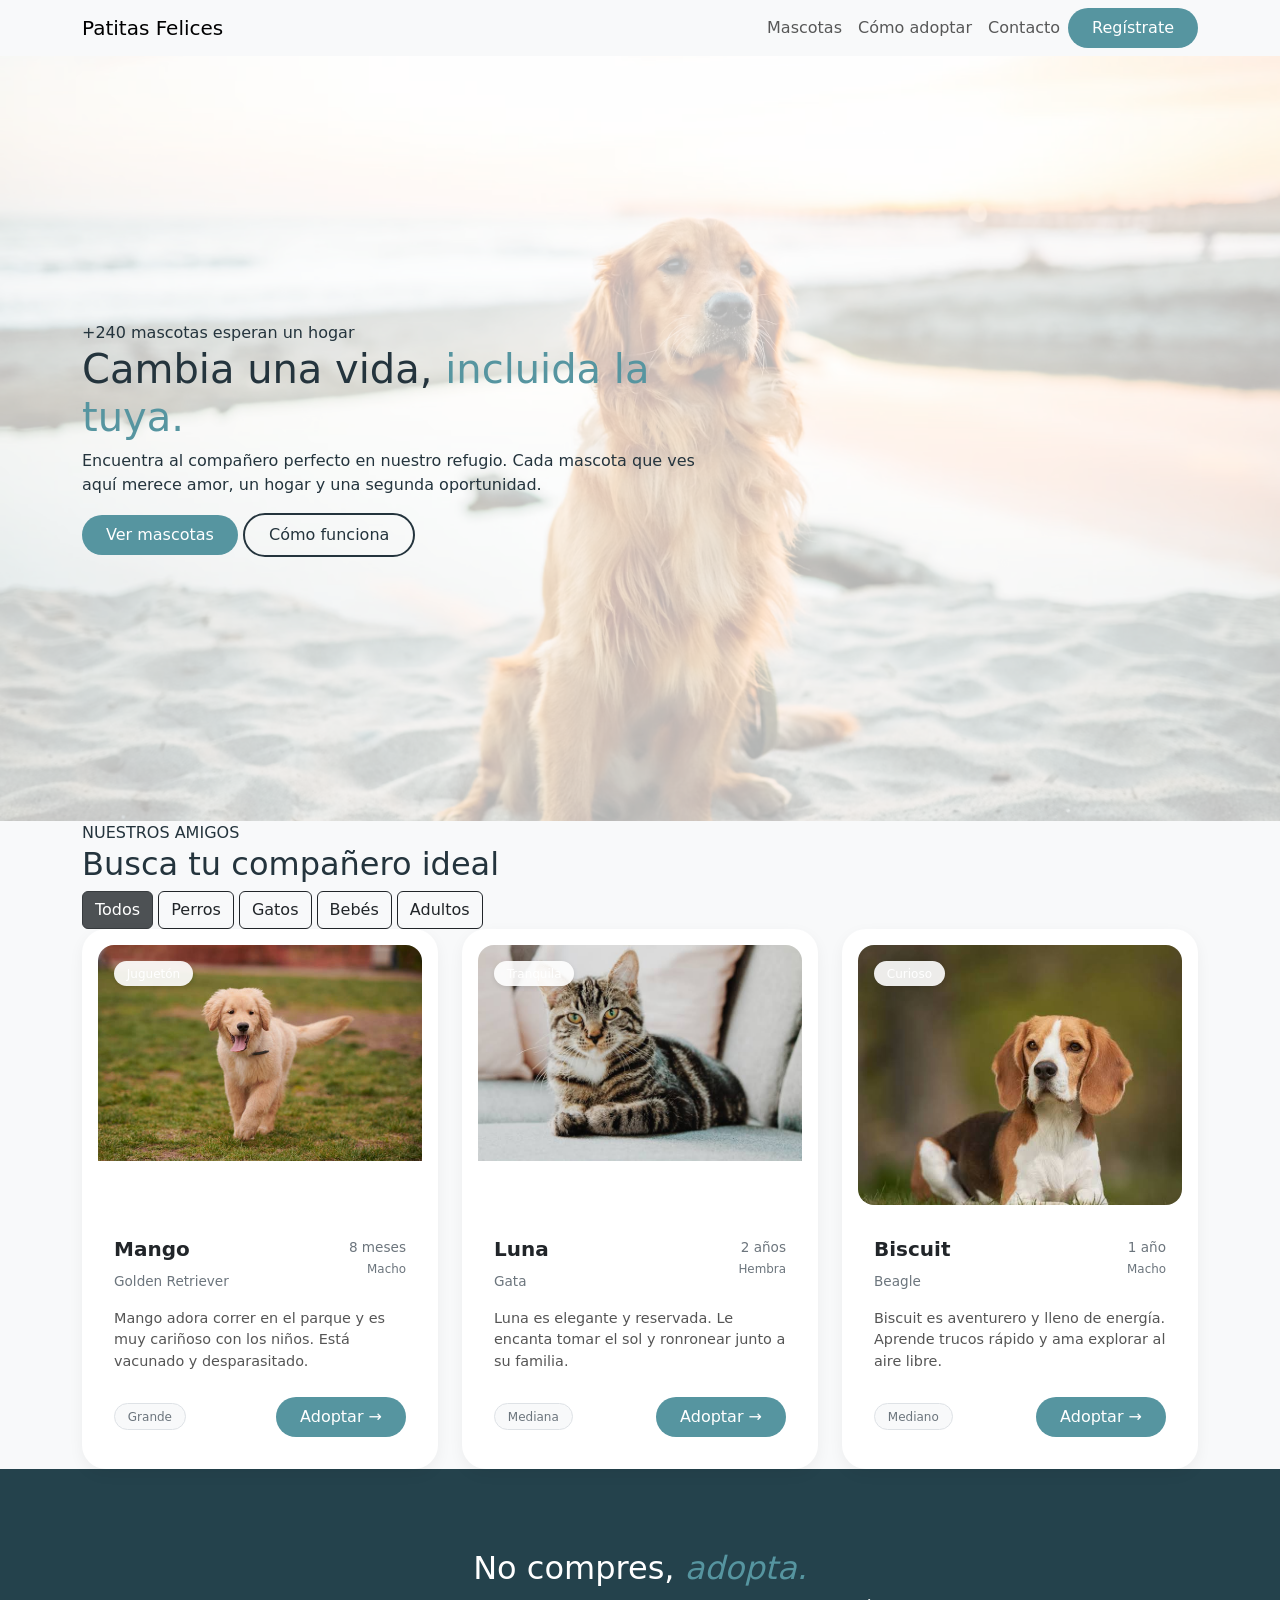
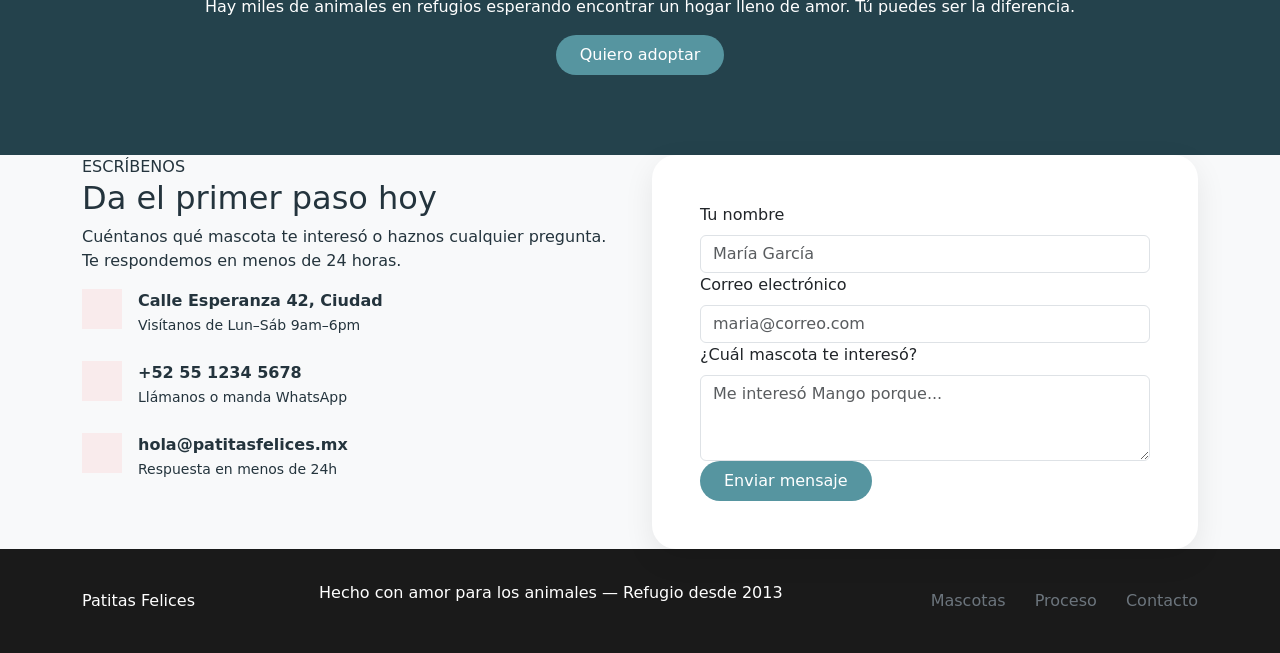
<file: index.html>
<!DOCTYPE html>
<html lang="es">
<head>
    <meta charset="UTF-8">
    <meta name="viewport" content="width=device-width, initial-scale=1.0">
    <title>Patitas Felices - Inicio</title>
    <link href="https://cdn.jsdelivr.net/npm/bootstrap@5.3.2/dist/css/bootstrap.min.css" rel="stylesheet">
    <link rel="stylesheet" href="https://cdn.jsdelivr.net/npm/bootstrap-icons@1.11.1/font/bootstrap-icons.css">
    <link rel="stylesheet" href="estilos/sytless.css">
</head>

<body>

    <nav class="navbar navbar-expand-lg">
        <div class="container">
            <a class="navbar-brand" href="index.html">
                <span></span> Patitas Felices
            </a>
            <button class="navbar-toggler" type="button" data-bs-toggle="collapse" data-bs-target="#navbarNav">
                <span class="navbar-toggler-icon"></span>
            </button>
            <div class="collapse navbar-collapse" id="navbarNav">
                <ul class="navbar-nav ms-auto align-items-lg-center">
                    <li class="nav-item"><a class="nav-link" href="paginas/mascotas.html">Mascotas</a></li>
                    <li class="nav-item"><a class="nav-link" href="paginas/adoptar.html">Cómo adoptar</a></li>
                    <li class="nav-item"><a class="nav-link" href="paginas/contacto.html">Contacto</a></li>
                    <li class="nav-item">
                        <a href="paginas/cuentas/login.html" class="btn custom-btn">Regístrate</a>
                    </li>
                </ul>
            </div>
        </div>
    </nav>

    <header class="hero-section position-relative overflow-hidden">
        <img src="Img/perro.jpg" alt="Fondo Patitas Felices" class="hero-bg-img">
        
        <div class="hero-overlay d-flex align-items-center">
            <div class="container">
                <div class="row">
                    <div class="col-lg-7 col-md-9">
                        <div class="hero-badge">
                            +240 mascotas esperan un hogar
                        </div>
                        <h1>Cambia una vida, <span>incluida la tuya.</span></h1>
                        <p>Encuentra al compañero perfecto en nuestro refugio. Cada mascota que ves aquí merece amor, un hogar y una segunda oportunidad.</p>
                        <div class="hero-buttons">
                            <a href="paginas/mascotas.html" class="btn custom-btn">Ver mascotas</a>
                            <a href="paginas/adoptar.html" class="btn custom-btn-outline">Cómo funciona</a>
                        </div>
                    </div>
                </div>
            </div>
        </div>
    </header>

    <section class="container mascotas-section">
        <div class="section-title">
            <span>NUESTROS AMIGOS</span>
            <h2>Busca tu compañero ideal</h2>
        </div>

        <div class="filter-buttons">
            <button class="btn btn-dark active">Todos</button>
            <button class="btn btn-outline-dark">Perros</button>
            <button class="btn btn-outline-dark">Gatos</button>
            <button class="btn btn-outline-dark">Bebés</button>
            <button class="btn btn-outline-dark">Adultos</button>
        </div>

        <div class="row">
            <div class="col-md-4">
                <div class="card mascota-card">
                    <div class="card-img-container">
                        <img src="Img/perrito1.jpg" class="img-fluid" alt="Mango">
                        <span class="badge custom-badge">Juguetón</span>
                    </div>
                    <div class="card-body">
                        <h3>Mango</h3>
                        <span class="mascota-edad">8 meses<br><small>Macho</small></span>
                        <p class="mascota-raza">Golden Retriever</p>
                        <p class="mascota-desc">Mango adora correr en el parque y es muy cariñoso con los niños. Está vacunado y desparasitado.</p>
                        <div class="card-actions">
                            <span class="badge size-badge">Grande</span>
                            <button class="btn custom-btn" data-bs-toggle="modal" data-bs-target="#modalAdopcion">Adoptar &rarr;</button>
                        </div>
                    </div>
                </div>
            </div>

            <div class="col-md-4">
                <div class="card mascota-card">
                    <div class="card-img-container">
                        <img src="Img/gato1.jpg" class="img-fluid" alt="Luna">
                        <span class="badge custom-badge">Tranquila</span>
                    </div>
                    <div class="card-body">
                        <h3>Luna</h3>
                        <span class="mascota-edad">2 años<br><small>Hembra</small></span>
                        <p class="mascota-raza">Gata</p>
                        <p class="mascota-desc">Luna es elegante y reservada. Le encanta tomar el sol y ronronear junto a su familia.</p>
                        <div class="card-actions">
                            <span class="badge size-badge">Mediana</span>
                            <button class="btn custom-btn" data-bs-toggle="modal" data-bs-target="#modalAdopcion">Adoptar &rarr;</button>
                        </div>
                    </div>
                </div>
            </div>

            <div class="col-md-4">
                <div class="card mascota-card">
                    <div class="card-img-container">
                        <img src="Img/perro3.jpg" class="img-fluid" alt="Biscuit">
                        <span class="badge custom-badge">Curioso</span>
                    </div>
                    <div class="card-body">
                        <h3>Biscuit</h3>
                        <span class="mascota-edad">1 año<br><small>Macho</small></span>
                        <p class="mascota-raza">Beagle</p>
                        <p class="mascota-desc">Biscuit es aventurero y lleno de energía. Aprende trucos rápido y ama explorar al aire libre.</p>
                        <div class="card-actions">
                            <span class="badge size-badge">Mediano</span>
                            <button class="btn custom-btn" data-bs-toggle="modal" data-bs-target="#modalAdopcion">Adoptar &rarr;</button>
                        </div>
                    </div>
                </div>
            </div>
        </div>
    </section>

    <section class="banner-adopcion">
        <div class="container banner-content">
            <h2>No compres, <span>adopta.</span></h2>
            <p>Hay miles de animales en refugios esperando encontrar un hogar lleno de amor. Tú puedes ser la diferencia.</p>
            <a class="btn custom-btn" href="paginas/mascotas.html">Quiero adoptar</a>
        </div>
    </section>

    <section id="contacto" class="container contacto-section">
        <div class="row">
            <div class="col-lg-6 contacto-info">
                <span>ESCRÍBENOS</span>
                <h2>Da el primer paso hoy</h2>
                <p>Cuéntanos qué mascota te interesó o haznos cualquier pregunta. Te respondemos en menos de 24 horas.</p>

                <ul class="lista-contacto">
                    <li>
                        <div class="icono-contacto"></div>
                        <div>
                            <strong>Calle Esperanza 42, Ciudad</strong><br>
                            <small>Visítanos de Lun–Sáb 9am–6pm</small>
                        </div>
                    </li>
                    <li>
                        <div class="icono-contacto"></div>
                        <div>
                            <strong>+52 55 1234 5678</strong><br>
                            <small>Llámanos o manda WhatsApp</small>
                        </div>
                    </li>
                    <li>
                        <div class="icono-contacto"></div>
                        <div>
                            <strong>hola@patitasfelices.mx</strong><br>
                            <small>Respuesta en menos de 24h</small>
                        </div>
                    </li>
                </ul>
            </div>

            <div class="col-lg-6">
                <div class="card form-card">
                    <div class="card-body">
                        <form id="formContacto">
                            <div class="form-group">
                                <label class="form-label">Tu nombre</label>
                                <input type="text" class="form-control" placeholder="María García" required>
                            </div>
                            <div class="form-group">
                                <label class="form-label">Correo electrónico</label>
                                <input type="email" class="form-control" placeholder="maria@correo.com" required>
                            </div>
                            <div class="form-group">
                                <label class="form-label">¿Cuál mascota te interesó?</label>
                                <textarea class="form-control" rows="3" placeholder="Me interesó Mango porque..." required></textarea>
                            </div>
                            <button type="submit" class="btn custom-btn">Enviar mensaje</button>
                        </form>
                    </div>
                </div>
            </div>
        </div>
    </section>

    <footer class="footer-section">
        <div class="container footer-content">
            <div class="footer-logo">
                <span>Patitas Felices</span>
            </div>
            <p>Hecho con amor para los animales — Refugio desde 2013</p>
            <div class="footer-links">
                <a href="paginas/mascotas.html">Mascotas</a>
                <a href="paginas/adoptar.html">Proceso</a>
                <a href="paginas/contacto.html">Contacto</a>
            </div>
        </div>
    </footer>

    <div class="modal fade" id="modalAdopcion" tabindex="-1" aria-hidden="true">
        <div class="modal-dialog">
            <div class="modal-content">
                <div class="modal-header">
                    <h5 class="modal-title">Solicitud de Adopción</h5>
                    <button type="button" class="btn-close" data-bs-dismiss="modal" aria-label="Close"></button>
                </div>
                <div class="modal-body">
                    <form id="formAdopcionModal">
                        <div class="form-group">
                            <label class="form-label">Nombre Completo</label>
                            <input type="text" class="form-control" required placeholder="Ingresa tu nombre">
                        </div>
                        <div class="form-group">
                            <label class="form-label">Teléfono / Celular</label>
                            <input type="tel" class="form-control" required placeholder="Ej. 999888777">
                        </div>
                        <div class="form-group">
                            <label class="form-label">¿Por qué deseas adoptar?</label>
                            <textarea class="form-control" rows="3" required placeholder="Cuéntanos un poco sobre tu hogar..."></textarea>
                        </div>
                        <button type="submit" class="btn custom-btn">Enviar Solicitud</button>
                    </form>
                </div>
            </div>
        </div>
    </div>

    <script src="https://cdn.jsdelivr.net/npm/bootstrap@5.3.2/dist/js/bootstrap.bundle.min.js"></script>
    <script src="Js/script.js"></script>

</body>
</html>
</file>
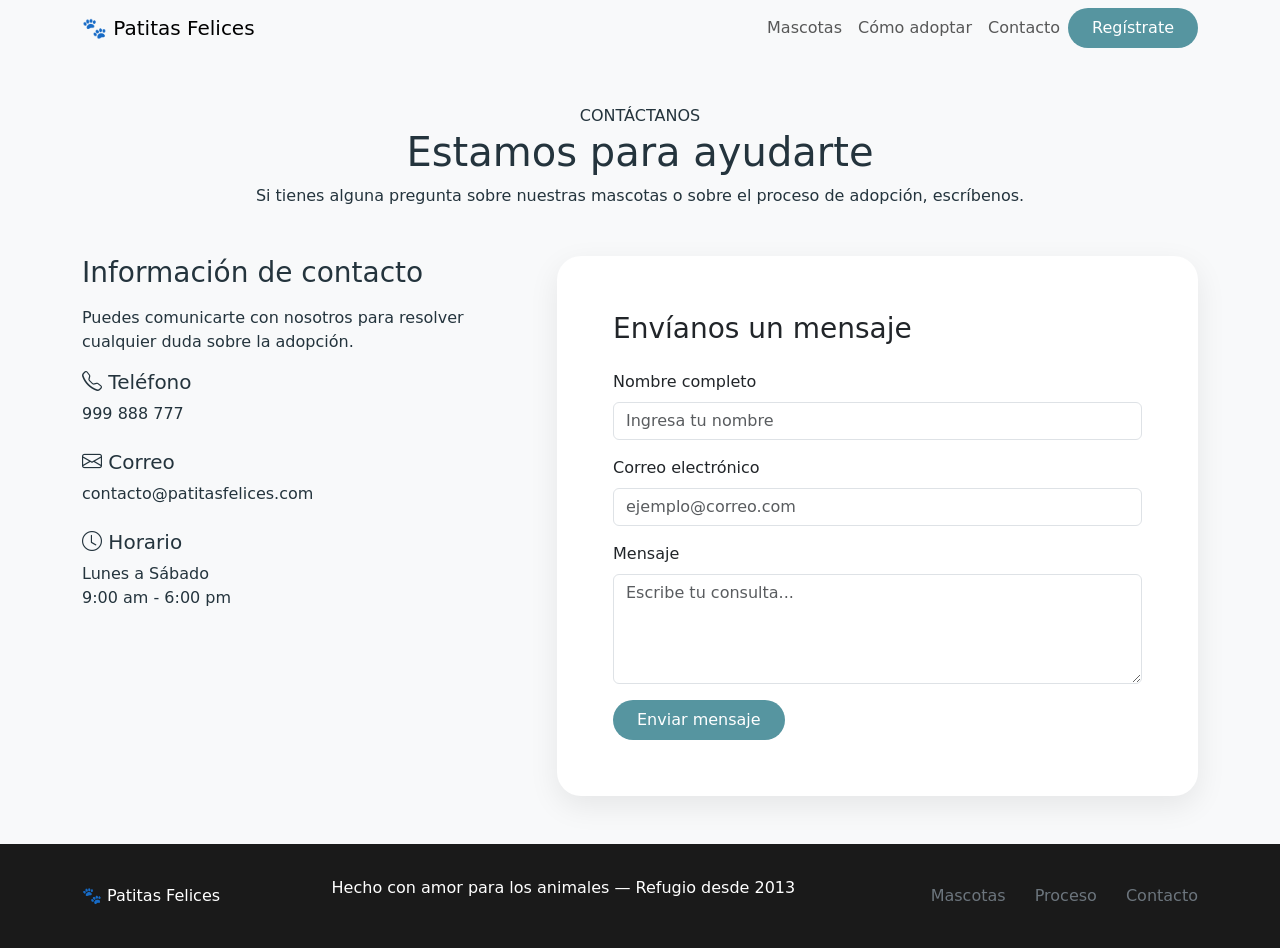
<file: paginas/contacto.html>
<!DOCTYPE html>
<html lang="es">

<head>
    <meta charset="UTF-8">
    <meta name="viewport" content="width=device-width, initial-scale=1.0">

    <title>Patitas Felices - Contacto</title>

    <link href="https://cdn.jsdelivr.net/npm/bootstrap@5.3.2/dist/css/bootstrap.min.css" rel="stylesheet">

    <link rel="stylesheet"
        href="https://cdn.jsdelivr.net/npm/bootstrap-icons@1.11.1/font/bootstrap-icons.css">

    <link rel="stylesheet" href="../estilos/sytless.css">
</head>

<body>

    <nav class="navbar navbar-expand-lg">
        <div class="container">

            <a class="navbar-brand" href="../index.html">
                🐾 Patitas Felices
            </a>

            <button class="navbar-toggler" type="button"
                data-bs-toggle="collapse"
                data-bs-target="#navbarNav">

                <span class="navbar-toggler-icon"></span>
            </button>

            <div class="collapse navbar-collapse" id="navbarNav">

                <ul class="navbar-nav ms-auto align-items-lg-center">

                    <li class="nav-item">
                        <a class="nav-link" href="mascotas.html">
                            Mascotas
                        </a>
                    </li>

                    <li class="nav-item">
                        <a class="nav-link" href="adoptar.html">
                            Cómo adoptar
                        </a>
                    </li>

                    <li class="nav-item">
                        <a class="nav-link" href="contacto.html">
                            Contacto
                        </a>
                    </li>

                    <li class="nav-item">
                        <a href="cuentas/login.html" class="btn custom-btn">
                            Regístrate
                        </a>
                    </li>

                </ul>

            </div>

        </div>
    </nav>


    <main class="container my-5">

        <section class="contacto-section">

            <div class="text-center mb-5">

                <span>CONTÁCTANOS</span>

                <h1>Estamos para ayudarte </h1>

                <p>
                    Si tienes alguna pregunta sobre nuestras mascotas
                    o sobre el proceso de adopción, escríbenos.
                </p>

            </div>


            <div class="row g-4">


                <div class="col-lg-5">

                    <div class="contacto-info">

                        <h3>Información de contacto</h3>

                        <p class="mt-3">
                            Puedes comunicarte con nosotros para resolver
                            cualquier duda sobre la adopción.
                        </p>


                        <div class="mb-4">

                            <h5>
                                <i class="bi bi-telephone"></i>
                                Teléfono
                            </h5>

                            <p>999 888 777</p>

                        </div>


                        <div class="mb-4">

                            <h5>
                                <i class="bi bi-envelope"></i>
                                Correo
                            </h5>

                            <p>contacto@patitasfelices.com</p>

                        </div>


                        <div class="mb-4">

                            <h5>
                                <i class="bi bi-clock"></i>
                                Horario
                            </h5>

                            <p>
                                Lunes a Sábado<br>
                                9:00 am - 6:00 pm
                            </p>

                        </div>

                    </div>

                </div>


                <div class="col-lg-7">

                    <div class="card form-card">

                        <div class="card-body p-4">

                            <h3 class="mb-4">
                                Envíanos un mensaje
                            </h3>


                            <form id="formContacto">

                                <!-- Nombre -->
                                <div class="mb-3">

                                    <label class="form-label">
                                        Nombre completo
                                    </label>

                                    <input
                                        type="text"
                                        class="form-control"
                                        placeholder="Ingresa tu nombre"
                                        required>

                                </div>


                                <!-- Correo -->
                                <div class="mb-3">

                                    <label class="form-label">
                                        Correo electrónico
                                    </label>

                                    <input
                                        type="email"
                                        class="form-control"
                                        placeholder="ejemplo@correo.com"
                                        required>

                                </div>


                                <!-- Mensaje -->
                                <div class="mb-3">

                                    <label class="form-label">
                                        Mensaje
                                    </label>

                                    <textarea
                                        class="form-control"
                                        rows="4"
                                        placeholder="Escribe tu consulta..."
                                        required></textarea>

                                </div>


                                <!-- Botón -->
                                <button
                                    type="submit"
                                    class="btn custom-btn">

                                    Enviar mensaje 

                                </button>

                            </form>

                        </div>

                    </div>

                </div>


            </div>

        </section>

    </main>


    <!-- Footer -->
    <footer class="footer-section">

        <div class="container footer-content">

            <div class="footer-logo">
                <span>🐾</span>
                <span>Patitas Felices</span>
            </div>

            <p>
                Hecho con amor para los animales — Refugio desde 2013
            </p>


            <div class="footer-links">

                <a href="mascotas.html">
                    Mascotas
                </a>

                <a href="adoptar.html">
                    Proceso
                </a>

                <a href="contacto.html">
                    Contacto
                </a>

            </div>

        </div>

    </footer>


    <script src="https://cdn.jsdelivr.net/npm/bootstrap@5.3.2/dist/js/bootstrap.bundle.min.js"></script>

    <script src="../Js/script.js"></script>

</body>

</html>
</file>
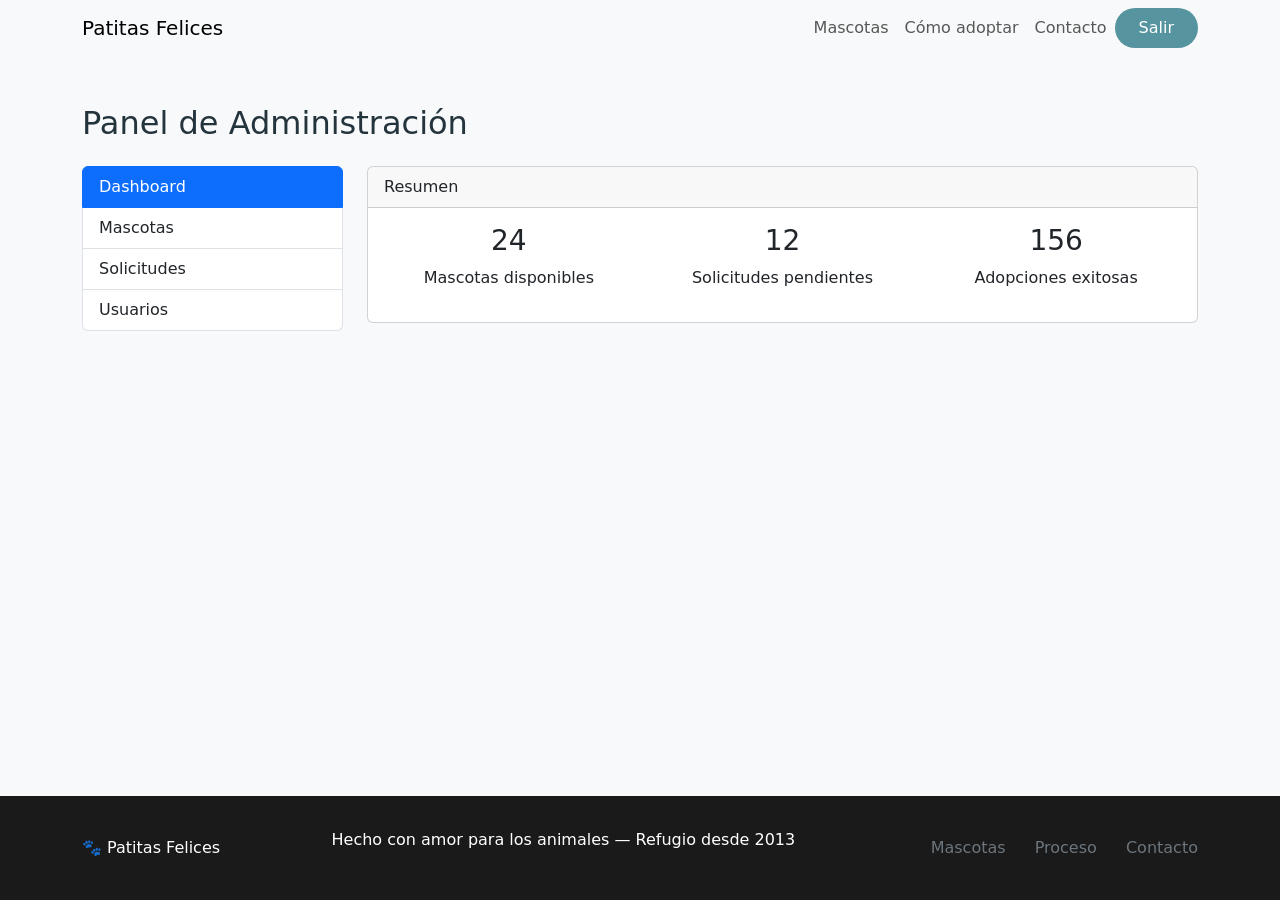
<file: paginas/cuentas/admin.html>
<!DOCTYPE html>
<html lang="es">
<head>
    <meta charset="UTF-8">
    <meta name="viewport" content="width=device-width, initial-scale=1.0">
    <title>Adopcion</title>
    <!-- Bootstrap 5 CDN -->
    <link href="https://cdn.jsdelivr.net/npm/bootstrap@5.3.2/dist/css/bootstrap.min.css" rel="stylesheet">
    <!-- Bootstrap Icons -->
    <link rel="stylesheet" href="https://cdn.jsdelivr.net/npm/bootstrap-icons@1.11.1/font/bootstrap-icons.css">
    <!-- Hoja de estilos -->
    <link rel="stylesheet" href="../../estilos/sytless.css">
</head>

<body class="d-flex flex-column min-vh-100">

    <!-- Navbar -->
    <nav class="navbar navbar-expand-lg">
        <div class="container">
            <a class="navbar-brand" href="../../index.html">
                <span></span> Patitas Felices
            </a>
            <button class="navbar-toggler" type="button" data-bs-toggle="collapse" data-bs-target="#navbarNav">
                <span class="navbar-toggler-icon"></span>
            </button>
            <div class="collapse navbar-collapse" id="navbarNav">
                <ul class="navbar-nav ms-auto align-items-lg-center">
                    <li class="nav-item"><a class="nav-link" href="../mascotas.html">Mascotas</a></li>
                    <li class="nav-item"><a class="nav-link" href="../adoptar.html">Cómo adoptar</a></li>
                    <li class="nav-item"><a class="nav-link" href="../contacto.html">Contacto</a></li>

                    <li class="nav-item">
                        <a href="login.html" class="btn custom-btn">Salir</a>
                    </li>
                </ul>
            </div>
        </div>
    </nav>
    
    <main class="container my-5">
        <h2 class="mb-4">Panel de Administración</h2>
        <div class="row">
            <div class="col-md-3">
                <div class="list-group">
                    <a href="#" class="list-group-item list-group-item-action active">Dashboard</a>
                    <a href="#" class="list-group-item list-group-item-action">Mascotas</a>
                    <a href="#" class="list-group-item list-group-item-action">Solicitudes</a>
                    <a href="#" class="list-group-item list-group-item-action">Usuarios</a>
                </div>
            </div>
            <div class="col-md-9">
                <div class="card">
                    <div class="card-header">
                        Resumen
                    </div>
                    <div class="card-body">
                        <div class="row text-center">
                            <div class="col-md-4">
                                <h3>24</h3>
                                <p>Mascotas disponibles</p>
                            </div>
                            <div class="col-md-4">
                                <h3>12</h3>
                                <p>Solicitudes pendientes</p>
                            </div>
                            <div class="col-md-4">
                                <h3>156</h3>
                                <p>Adopciones exitosas</p>
                            </div>
                        </div>
                    </div>
                </div>
            </div>
        </div>
    </main>


    <!-- Footer -->
    <footer class="footer-section mt-auto">
        <div class="container footer-content">
            <div class="footer-logo">
                <span>🐾</span> <span>Patitas Felices</span>
            </div>
            <p>Hecho con amor para los animales — Refugio desde 2013</p>
            <div class="footer-links">
                <a href="../mascotas.html">Mascotas</a>
                <a href="../adoptar.html">Proceso</a>
                <a href="../contacto.html">Contacto</a>
            </div>
        </div>
    </footer>

    <!-- Bootstrap JS -->
    <script src="https://cdn.jsdelivr.net/npm/bootstrap@5.3.2/dist/js/bootstrap.bundle.min.js"></script>
    <!-- Js Propio -->
    <script src="../../Js/script.js"></script>

    
</body>
</html>
</file>
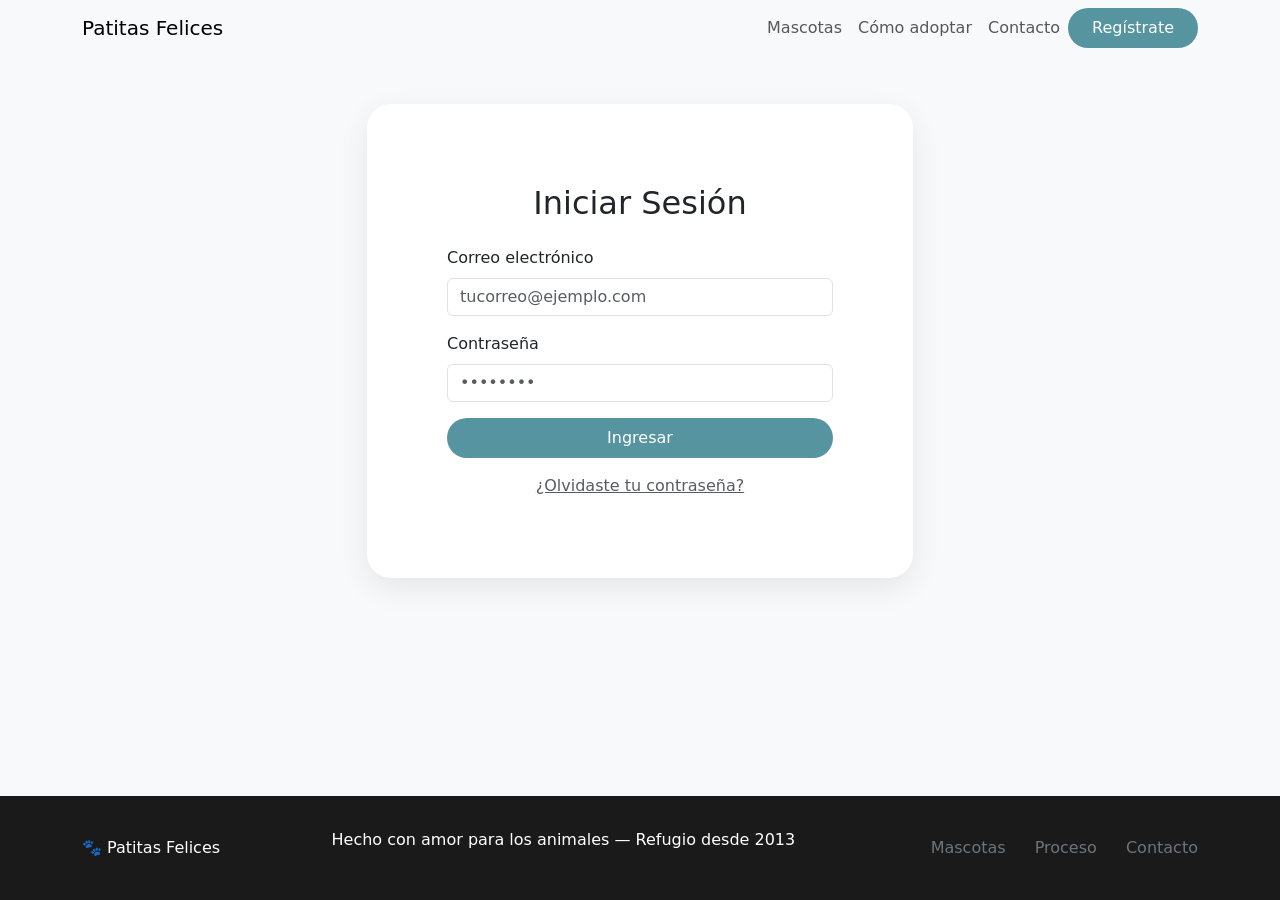
<file: paginas/cuentas/login.html>
<!DOCTYPE html>
<html lang="es">
<head>
    <meta charset="UTF-8">
    <meta name="viewport" content="width=device-width, initial-scale=1.0">
    <title>Adopcion</title>
    <!-- Bootstrap 5 CDN -->
    <link href="https://cdn.jsdelivr.net/npm/bootstrap@5.3.2/dist/css/bootstrap.min.css" rel="stylesheet">
    <!-- Bootstrap Icons -->
    <link rel="stylesheet" href="https://cdn.jsdelivr.net/npm/bootstrap-icons@1.11.1/font/bootstrap-icons.css">
    <!-- Hoja de estilos -->
    <link rel="stylesheet" href="../../estilos/sytless.css">
</head>

<body class="d-flex flex-column min-vh-100">

    <!-- Navbar -->
    <nav class="navbar navbar-expand-lg">
        <div class="container">
            <a class="navbar-brand" href="../../index.html">
                <span></span> Patitas Felices
            </a>
            <button class="navbar-toggler" type="button" data-bs-toggle="collapse" data-bs-target="#navbarNav">
                <span class="navbar-toggler-icon"></span>
            </button>
            <div class="collapse navbar-collapse" id="navbarNav">
                <ul class="navbar-nav ms-auto align-items-lg-center">
                    <li class="nav-item"><a class="nav-link" href="../mascotas.html">Mascotas</a></li>
                    <li class="nav-item"><a class="nav-link" href="../adoptar.html">Cómo adoptar</a></li>
                    <li class="nav-item"><a class="nav-link" href="../contacto.html">Contacto</a></li>

                    <li class="nav-item">
                        <a href="login.html" class="btn custom-btn">Regístrate</a>
                    </li>
                </ul>
            </div>
        </div>
    </nav>
    
    <main class="container my-5">
        <div class="row justify-content-center">
            <div class="col-md-6">
                <div class="card form-card">
                    <div class="card-body p-5">
                        <h2 class="text-center mb-4">Iniciar Sesión</h2>
                        <form action="admin.html" method="GET">
                            <div class="mb-3">
                                <label class="form-label">Correo electrónico</label>
                                <input type="email" class="form-control" placeholder="tucorreo@ejemplo.com" required>
                            </div>
                            <div class="mb-3">
                                <label class="form-label">Contraseña</label>
                                <input type="password" class="form-control" placeholder="••••••••" required>
                            </div>
                            <div class="d-grid gap-2">
                                <button type="submit" class="btn custom-btn">Ingresar</button>
                            </div>
                            <div class="text-center mt-3">
                                <a href="#" class="text-muted">¿Olvidaste tu contraseña?</a>
                            </div>
                        </form>
                    </div>
                </div>
            </div>
        </div>
    </main>


    <!-- Footer -->
    <footer class="footer-section mt-auto">
        <div class="container footer-content">
            <div class="footer-logo">
                <span>🐾</span> <span>Patitas Felices</span>
            </div>
            <p>Hecho con amor para los animales — Refugio desde 2013</p>
            <div class="footer-links">
                <a href="../mascotas.html">Mascotas</a>
                <a href="../adoptar.html">Proceso</a>
                <a href="../contacto.html">Contacto</a>
            </div>
        </div>
    </footer>

    <!-- Bootstrap JS -->
    <script src="https://cdn.jsdelivr.net/npm/bootstrap@5.3.2/dist/js/bootstrap.bundle.min.js"></script>
    <!-- Js Propio -->
    <script src="../../Js/script.js"></script>

    
</body>
</html>
</file>
<file: estilos/sytless.css>
:root {
    --primary-color: #5695a0;
    --primary-hover: #f16262;
    --dark-text: #24343d;
}

body {
    color: var(--dark-text);
    background-color: #f8f9fa;
    font-family: 'Segoe UI', system-ui, -apple-system, sans-serif;
}

/* Custom Colors & Buttons (to keep the theme) */
.custom-btn {
    background-color: var(--primary-color);
    color: white;
    border-radius: 50px;
    padding: 0.5rem 1.5rem;
    border: none;
    transition: 0.3s ease;
}

.custom-btn:hover {
    background-color: var(--primary-hover);
    color: white;
    transform: translateY(-2px);
}

.custom-btn-outline {
    border: 2px solid var(--dark-text);
    color: var(--dark-text);
    border-radius: 50px;
    padding: 0.5rem 1.5rem;
    background: transparent;
    transition: 0.3s ease;
}

.custom-btn-outline:hover {
    background-color: var(--dark-text);
    color: white;
}

/* Hero Section */
.hero-bg-img {
    position: absolute;
    top: 0;
    left: 0;
    width: 100%;
    height: 100%;
    object-fit: cover;
    z-index: -1;
}

.hero-overlay {
    background-color: rgba(255, 255, 255, 0.7);
    min-height: 85vh;
}

.hero-section h1 span {
    color: var(--primary-color);
}

/* Cards & Badges */
.mascota-card {
    border: none;
    border-radius: 1.5rem;
    padding: 1rem;
    box-shadow: 0 5px 15px rgba(0,0,0,0.05);
    height: 100%;
    transition: transform 0.3s ease, box-shadow 0.3s ease;
}

.mascota-card:hover {
    transform: translateY(-5px);
    box-shadow: 0 15px 30px rgba(0,0,0,0.1) !important;
}

.card-img-container {
    position: relative;
    height: 260px;
    border-radius: 1rem;
    overflow: hidden;
    margin-bottom: 1rem;
}

.card-img-container img {
    object-fit: cover;
}

.custom-badge {
    position: absolute;
    top: 1rem;
    left: 1rem;
    background: rgba(255, 255, 255, 0.9);
    padding: 0.4rem 0.8rem;
    border-radius: 50px;
    font-weight: 500;
    box-shadow: 0 2px 5px rgba(0,0,0,0.1);
}

.mascota-card h3 { font-size: 1.25rem; font-weight: 700; margin: 0; display: inline-block; }
.mascota-edad { float: right; text-align: right; color: #6c757d; font-size: 0.85rem; }
.mascota-raza { color: #6c757d; font-size: 0.85rem; margin: 0.5rem 0 1rem 0; }
.mascota-desc { color: #555; font-size: 0.9rem; line-height: 1.5; margin-bottom: 1.5rem; }
.card-actions { display: flex; justify-content: space-between; align-items: center; margin-top: auto; }
.size-badge { background: #f8f9fa; border: 1px solid #dee2e6; color: #6c757d; padding: 0.4rem 0.8rem; border-radius: 50px; font-weight: 400; }

/* Iconos de Contacto */
.icono-contacto {
    background-color: rgba(255, 107, 107, 0.1);
    color: var(--primary-color);
    width: 40px;
    height: 40px;
    display: flex;
    align-items: center;
    justify-content: center;
}

/* Proceso de Adopción */
.step-number {
    background-color: var(--primary-color);
    color: white;
    width: 40px;
    height: 40px;
    display: flex;
    align-items: center;
    justify-content: center;
    font-weight: bold;
    position: absolute;
    top: -20px;
    left: 50%;
    transform: translateX(-50%);
}

.step-img-placeholder {
    background-color: #f8f9fa;
    height: 160px;
    border-radius: 1rem;
    margin: 1.5rem 0;
    border: 2px dashed #dee2e6;
    overflow: hidden;
}

/* Banner */
.banner-adopcion { background-color: #24424c; color: white; text-align: center; padding: 5rem 1rem; }
.banner-adopcion h2 span { color: var(--primary-color); font-style: italic; }

/* Contacto y forms */
.form-card { border: none; border-radius: 1.5rem; box-shadow: 0 10px 30px rgba(0,0,0,0.08); padding: 2rem; }
.lista-contacto { list-style: none; padding: 0; display: flex; flex-direction: column; gap: 1.5rem; }
.lista-contacto li { display: flex; align-items: flex-start; gap: 1rem; }

/* Footer */
.footer-section { background-color: #1a1a1a; color: white; padding: 2rem 0; }
.footer-content { display: flex; justify-content: space-between; align-items: center; flex-wrap: wrap; gap: 1rem; }
.footer-links a { color: #6c757d; text-decoration: none; margin-left: 1.5rem; transition: color 0.3s; }
.footer-links a:hover { color: white; }

/* =========================================
   MEDIA QUERIES (Responsividad)
   ========================================= */

/* Tablets (hasta 991px) */
@media (max-width: 991px) {
    .hero-section h1 { font-size: 2.5rem; }
    .hero-overlay { padding: 3rem 0; min-height: 70vh; }
    
    .footer-content {
        flex-direction: column;
        text-align: center;
    }
    
    .footer-links {
        margin-top: 1rem;
    }

    .footer-links a {
        margin: 0 0.75rem;
        display: inline-block;
        margin-bottom: 0.5rem;
    }
}

/* Celulares (hasta 767px) */
@media (max-width: 767px) {
    .hero-section h1 { font-size: 2rem; }
    .hero-overlay { min-height: 60vh; text-align: center; }
    .hero-buttons { justify-content: center; }
    .hero-badge { margin: 0 auto 1.5rem auto; display: flex; width: fit-content; }
    
    .section-title h2 { font-size: 2rem; }
    
    .filter-buttons { justify-content: center; }
    
    .banner-adopcion h2 { font-size: 1.8rem; }
    
    .contacto-info h2 { font-size: 2rem; text-align: center; }
    .contacto-info > span { display: block; text-align: center; }
    
    .lista-contacto li {
        flex-direction: column;
        text-align: center;
        gap: 0.5rem;
        align-items: center;
    }
}

/* Celulares pequeños (hasta 400px) */
@media (max-width: 400px) {
    .hero-section h1 { font-size: 1.75rem; }
    
    .custom-btn, .custom-btn-outline {
        width: 100%;
        margin-bottom: 0.5rem;
    }
    
    .card-img-container { height: 200px; }
    
    .form-card { padding: 1.25rem; }
}
</file>
